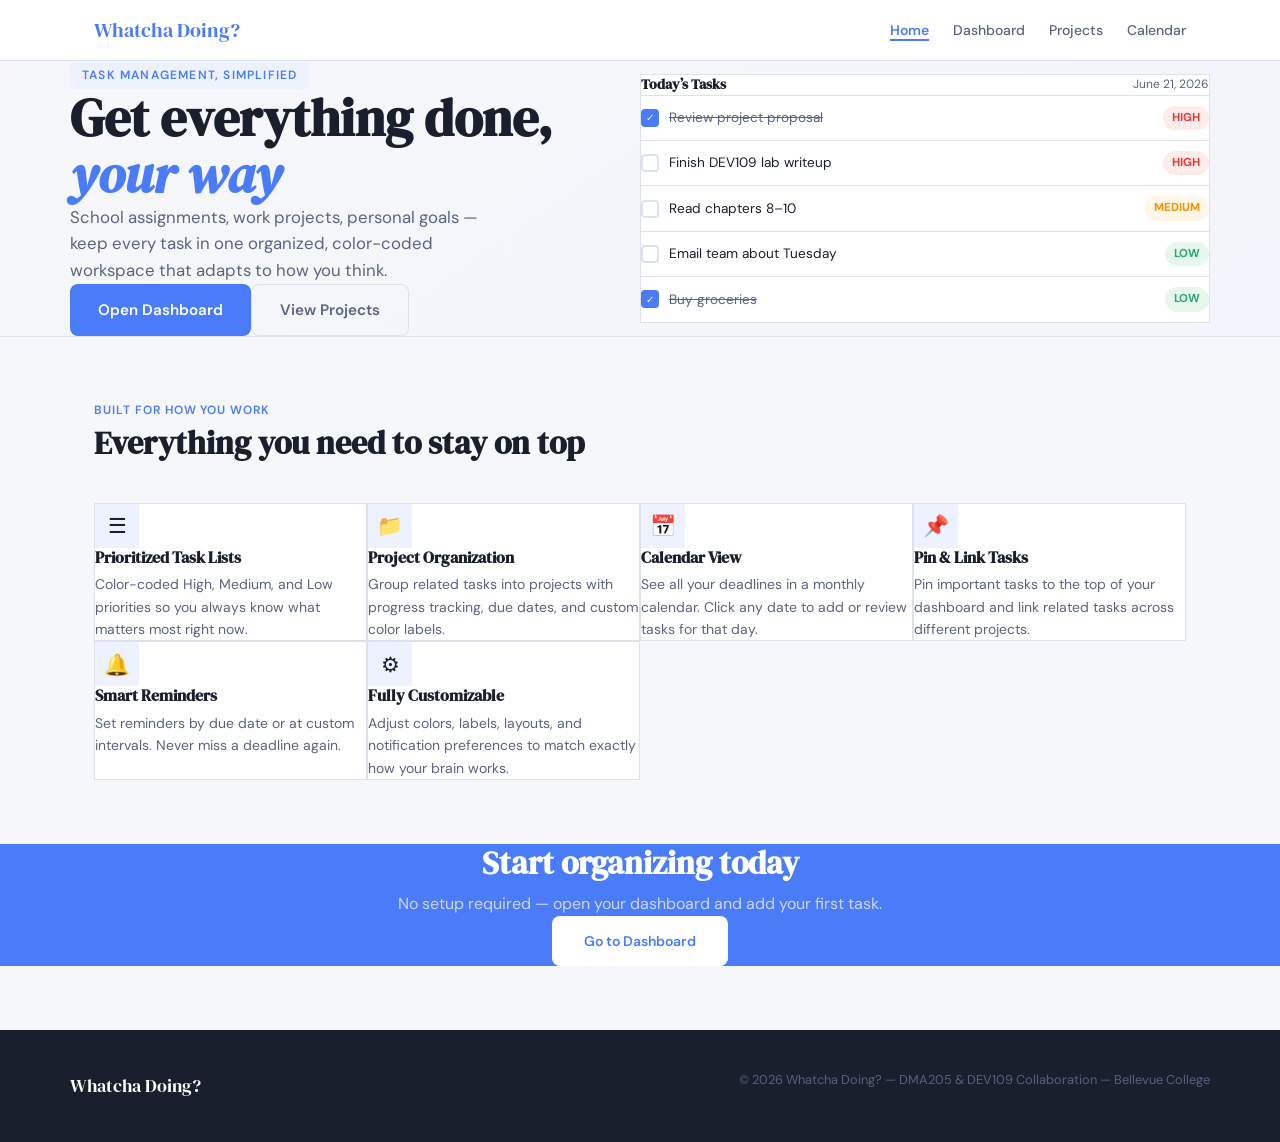
<file: index.html>
<!DOCTYPE html>
<html lang="en">
<head>
  <meta charset="UTF-8">
  <meta name="viewport" content="width=device-width, initial-scale=1.0">
  <meta http-equiv="X-UA-Compatible" content="IE=edge">
  <meta name="description" content="Whatcha Doing? — a customizable task and project management app for students and professionals.">
  <meta name="keywords" content="task manager, project tracking, productivity, to-do, Whatcha Doing">
  <meta name="author" content="Meron Woldekiros | DEV109 Team 2">
  <meta name="robots" content="index, follow">
  <meta property="og:title" content="Whatcha Doing?">
  <meta property="og:description" content="Stay on top of school, work, and personal projects with a fully customizable task manager.">
  <meta property="og:type" content="website">
  <title>Whatcha Doing?</title>
  <link rel="preconnect" href="https://fonts.googleapis.com">
  <link rel="preconnect" href="https://fonts.gstatic.com" crossorigin>
  <link rel="stylesheet" href="css/styles.css">
  <style>
    /* Home page specific */
    .hero {
      padding: var(--space-xl) var(--space-md);
      background: linear-gradient(145deg, hsl(220 18% 97%) 0%, hsl(228 60% 97%) 100%);
      border-bottom: 1px solid var(--color-border);
    }

    .hero-inner {
      max-width: 1140px;
      margin: 0 auto;
      display: grid;
      grid-template-columns: 1fr 1fr;
      gap: var(--space-xl);
      align-items: center;
    }

    .hero-eyebrow {
      display: inline-block;
      background: var(--color-accent-light);
      color: var(--color-accent);
      font-size: 0.75rem;
      font-weight: 600;
      text-transform: uppercase;
      letter-spacing: 0.1em;
      padding: 4px 12px;
      border-radius: var(--radius-pill);
      margin-bottom: var(--space-sm);
    }

    .hero-title {
      font-size: clamp(2rem, 4.5vw, 3.25rem);
      margin-bottom: var(--space-sm);
      line-height: 1.1;
    }

    .hero-title em {
      font-style: italic;
      color: var(--color-accent);
    }

    .hero-subtitle {
      color: var(--color-text-muted);
      font-size: 1.05rem;
      margin-bottom: var(--space-lg);
      max-width: 440px;
    }

    .hero-actions {
      display: flex;
      gap: var(--space-sm);
      flex-wrap: wrap;
    }

    .btn-hero { padding: 0.8rem 1.75rem; font-size: 0.95rem; }

    /* Mock dashboard preview */
    .dashboard-preview {
      background: var(--color-surface);
      border: 1px solid var(--color-border);
      border-radius: var(--radius-lg);
      padding: var(--space-md);
      box-shadow: var(--shadow-lg);
    }

    .preview-header {
      display: flex;
      align-items: center;
      justify-content: space-between;
      margin-bottom: var(--space-md);
      padding-bottom: var(--space-sm);
      border-bottom: 1px solid var(--color-border);
    }

    .preview-header h3 {
      font-size: 0.9rem;
      font-weight: 600;
    }

    .preview-date {
      font-size: 0.75rem;
      color: var(--color-text-muted);
    }

    .preview-task {
      display: flex;
      align-items: center;
      gap: 10px;
      padding: 10px 0;
      border-bottom: 1px solid var(--color-border);
    }

    .preview-task:last-child { border-bottom: none; }

    .preview-check {
      width: 18px;
      height: 18px;
      border-radius: 4px;
      border: 2px solid var(--color-border);
      flex-shrink: 0;
    }

    .preview-check.done {
      background: var(--color-accent);
      border-color: var(--color-accent);
      display: flex;
      align-items: center;
      justify-content: center;
      color: white;
      font-size: 0.6rem;
    }

    .preview-task-text {
      flex: 1;
      font-size: 0.85rem;
    }

    .preview-task-text.done-text {
      text-decoration: line-through;
      color: var(--color-text-muted);
    }

    /* Feature grid */
    .feature-grid {
      display: grid;
      grid-template-columns: repeat(auto-fit, minmax(220px, 1fr));
      gap: var(--space-md);
    }

    .feature-card {
      background: var(--color-surface);
      border: 1px solid var(--color-border);
      border-radius: var(--radius-lg);
      padding: var(--space-md);
      transition: box-shadow 0.2s;
    }

    .feature-card:hover {
      box-shadow: var(--shadow-md);
    }

    .feature-icon {
      width: 44px;
      height: 44px;
      background: var(--color-accent-light);
      border-radius: var(--radius-md);
      display: flex;
      align-items: center;
      justify-content: center;
      font-size: 1.3rem;
      margin-bottom: var(--space-sm);
    }

    .feature-card h3 {
      font-size: 1rem;
      margin-bottom: 0.4rem;
    }

    .feature-card p {
      font-size: 0.875rem;
      color: var(--color-text-muted);
      margin: 0;
    }

    .cta-strip {
      background: var(--color-accent);
      padding: var(--space-xl) var(--space-md);
      text-align: center;
    }

    .cta-strip h2 {
      color: hsl(0 0% 100%);
      margin-bottom: 0.5rem;
    }

    .cta-strip p {
      color: hsl(228 60% 88%);
      margin-bottom: var(--space-md);
    }

    .btn-cta {
      background: hsl(0 0% 100%);
      color: var(--color-accent);
      padding: 0.85rem 2rem;
    }

    .btn-cta:hover {
      background: hsl(228 60% 97%);
      transform: translateY(-1px);
      box-shadow: 0 4px 12px hsl(0 0% 0% / 0.2);
    }

    @media (max-width: 768px) {
      .hero-inner { grid-template-columns: 1fr; }
      .dashboard-preview { display: none; }
    }
  </style>
</head>
<body>
  <header class="site-header">
    <nav class="nav">
      <a href="index.html" class="nav-logo">Whatcha Doing?</a>
      <ul class="nav-links">
        <li><a href="index.html" class="active">Home</a></li>
        <li><a href="html/dashboard.html">Dashboard</a></li>
        <li><a href="html/projects.html">Projects</a></li>
        <li><a href="html/calendar.html">Calendar</a></li>
      </ul>
    </nav>
  </header>

  <main>
    <!-- Hero -->
    <section class="hero">
      <div class="hero-inner">
        <div class="hero-copy">
          <span class="hero-eyebrow">Task Management, Simplified</span>
          <h1 class="hero-title">
            Get everything done,<br>
            <em>your way</em>
          </h1>
          <p class="hero-subtitle">
            School assignments, work projects, personal goals &mdash; keep every task
            in one organized, color-coded workspace that adapts to how you think.
          </p>
          <div class="hero-actions">
            <a href="html/dashboard.html" class="btn btn-primary btn-hero">Open Dashboard</a>
            <a href="html/projects.html" class="btn btn-ghost btn-hero">View Projects</a>
          </div>
        </div>

        <!-- Preview card -->
        <div class="dashboard-preview" aria-hidden="true">
          <div class="preview-header">
            <h3>Today&rsquo;s Tasks</h3>
            <span class="preview-date">June 21, 2026</span>
          </div>
          <div class="preview-task">
            <div class="preview-check done" aria-hidden="true">&#10003;</div>
            <span class="preview-task-text done-text">Review project proposal</span>
            <span class="priority priority-high">High</span>
          </div>
          <div class="preview-task">
            <div class="preview-check" aria-hidden="true"></div>
            <span class="preview-task-text">Finish DEV109 lab writeup</span>
            <span class="priority priority-high">High</span>
          </div>
          <div class="preview-task">
            <div class="preview-check" aria-hidden="true"></div>
            <span class="preview-task-text">Read chapters 8&ndash;10</span>
            <span class="priority priority-medium">Medium</span>
          </div>
          <div class="preview-task">
            <div class="preview-check" aria-hidden="true"></div>
            <span class="preview-task-text">Email team about Tuesday</span>
            <span class="priority priority-low">Low</span>
          </div>
          <div class="preview-task">
            <div class="preview-check done" aria-hidden="true">&#10003;</div>
            <span class="preview-task-text done-text">Buy groceries</span>
            <span class="priority priority-low">Low</span>
          </div>
        </div>
      </div>
    </section>

    <!-- Features -->
    <section class="section">
      <div class="container">
        <div class="section-header">
          <div>
            <p class="section-label">Built for how you work</p>
            <h2>Everything you need to stay on top</h2>
          </div>
        </div>
        <div class="feature-grid">
          <div class="feature-card">
            <div class="feature-icon" aria-hidden="true">&#9776;</div>
            <h3>Prioritized Task Lists</h3>
            <p>
              Color-coded High, Medium, and Low priorities so you always know
              what matters most right now.
            </p>
          </div>
          <div class="feature-card">
            <div class="feature-icon" aria-hidden="true">&#128193;</div>
            <h3>Project Organization</h3>
            <p>
              Group related tasks into projects with progress tracking, due dates,
              and custom color labels.
            </p>
          </div>
          <div class="feature-card">
            <div class="feature-icon" aria-hidden="true">&#128197;</div>
            <h3>Calendar View</h3>
            <p>
              See all your deadlines in a monthly calendar. Click any date to
              add or review tasks for that day.
            </p>
          </div>
          <div class="feature-card">
            <div class="feature-icon" aria-hidden="true">&#128204;</div>
            <h3>Pin &amp; Link Tasks</h3>
            <p>
              Pin important tasks to the top of your dashboard and link
              related tasks across different projects.
            </p>
          </div>
          <div class="feature-card">
            <div class="feature-icon" aria-hidden="true">&#128276;</div>
            <h3>Smart Reminders</h3>
            <p>
              Set reminders by due date or at custom intervals. Never miss
              a deadline again.
            </p>
          </div>
          <div class="feature-card">
            <div class="feature-icon" aria-hidden="true">&#9881;</div>
            <h3>Fully Customizable</h3>
            <p>
              Adjust colors, labels, layouts, and notification preferences to
              match exactly how your brain works.
            </p>
          </div>
        </div>
      </div>
    </section>

    <!-- CTA -->
    <section class="cta-strip">
      <h2>Start organizing today</h2>
      <p>No setup required &mdash; open your dashboard and add your first task.</p>
      <a href="html/dashboard.html" class="btn btn-cta">Go to Dashboard</a>
    </section>
  </main>

  <footer class="site-footer">
    <div class="footer-inner">
      <span class="footer-brand">Whatcha Doing?</span>
      <p class="footer-note">&copy; 2026 Whatcha Doing? &mdash; DMA205 &amp; DEV109 Collaboration &mdash; Bellevue College</p>
    </div>
  </footer>
</body>
</html>
</file>
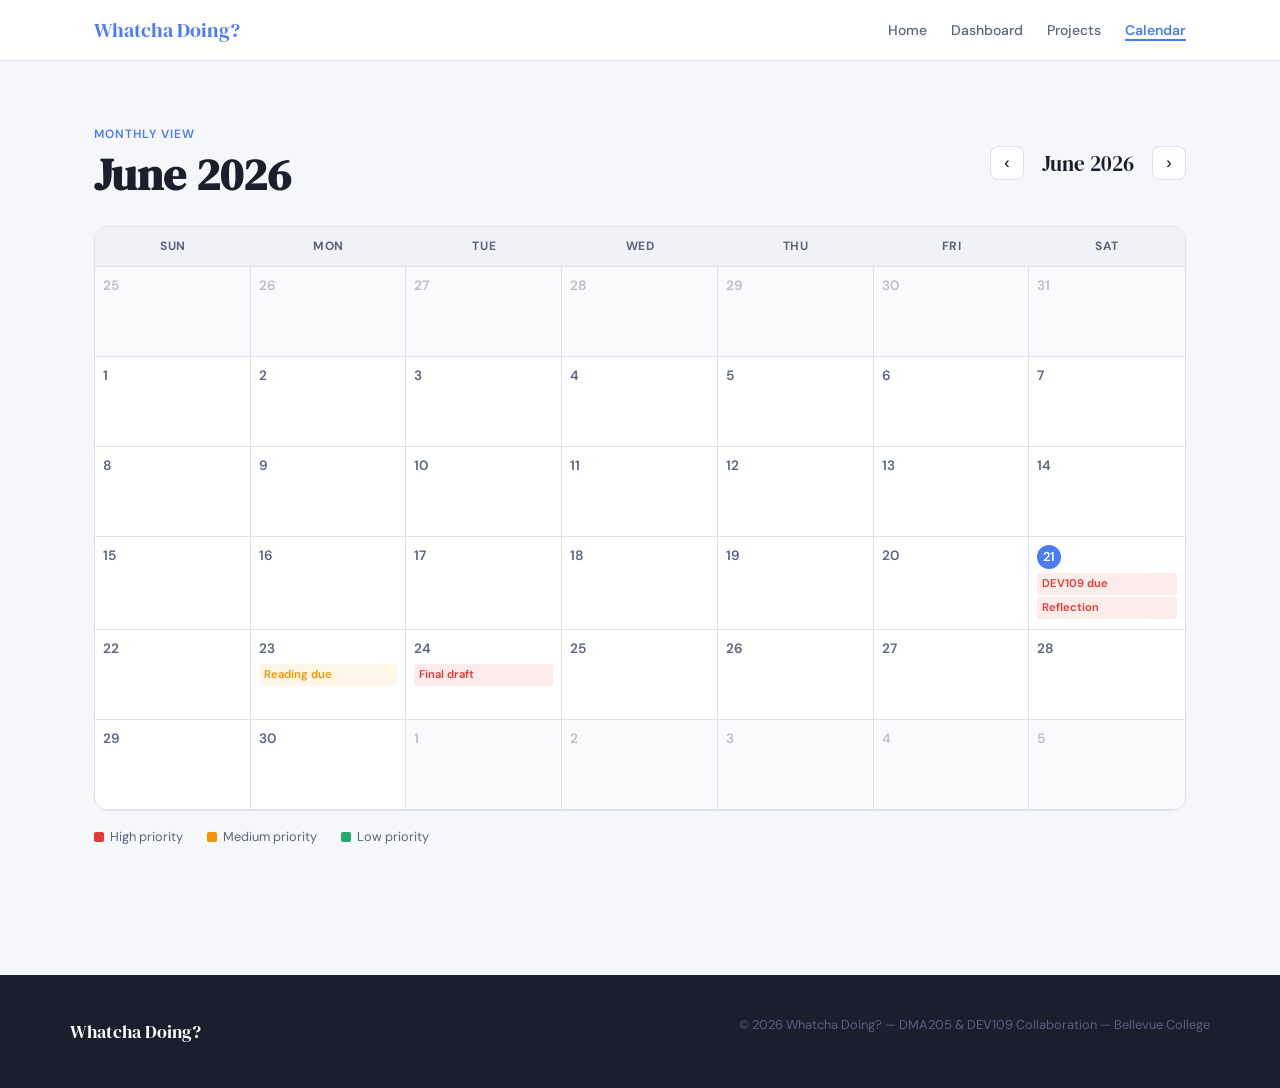
<file: html/calendar.html>
<!DOCTYPE html>
<html lang="en">
<head>
  <meta charset="UTF-8">
  <meta name="viewport" content="width=device-width, initial-scale=1.0">
  <meta http-equiv="X-UA-Compatible" content="IE=edge">
  <meta name="description" content="Whatcha Doing? calendar view — see all your tasks and deadlines in a monthly calendar.">
  <meta name="keywords" content="calendar, deadlines, task schedule, monthly view">
  <meta name="author" content="Meron Woldekiros | DEV109 Team 2">
  <meta name="robots" content="noindex, follow">
  <meta property="og:title" content="Calendar | Whatcha Doing?">
  <meta property="og:description" content="Monthly calendar view of all your tasks and deadlines.">
  <meta property="og:type" content="website">
  <title>Calendar | Whatcha Doing?</title>
  <link rel="preconnect" href="https://fonts.googleapis.com">
  <link rel="preconnect" href="https://fonts.gstatic.com" crossorigin>
  <link rel="stylesheet" href="../css/styles.css">
  <style>
    .calendar-header {
      display: flex;
      align-items: center;
      justify-content: space-between;
      margin-bottom: 1.5rem;
      flex-wrap: wrap;
      gap: 1rem;
    }
    .cal-nav { display: flex; gap: 8px; align-items: center; }
    .cal-nav button {
      width: 34px;
      height: 34px;
      border: 1px solid var(--color-border);
      border-radius: 8px;
      background: var(--color-surface);
      cursor: pointer;
      font-size: 1rem;
      display: flex;
      align-items: center;
      justify-content: center;
      transition: all 0.15s;
    }
    .cal-nav button:hover { background: var(--color-accent); color: white; border-color: var(--color-accent); }
    .cal-nav button:focus-visible { outline: 2px solid var(--color-accent); outline-offset: 2px; }
    .cal-nav .month-label { font-family: var(--font-display); font-size: 1.3rem; font-weight: 400; padding: 0 10px; }
    .calendar-grid {
      display: grid;
      grid-template-columns: repeat(7, 1fr);
      border: 1px solid var(--color-border);
      border-radius: 14px;
      overflow: hidden;
      background: var(--color-surface);
    }
    .cal-day-header {
      padding: 10px 0;
      text-align: center;
      font-size: 0.75rem;
      font-weight: 700;
      text-transform: uppercase;
      letter-spacing: 0.05em;
      color: var(--color-text-muted);
      border-bottom: 1px solid var(--color-border);
      background: var(--color-surface-raised);
    }
    .cal-day {
      min-height: 90px;
      padding: 8px;
      border-right: 1px solid var(--color-border);
      border-bottom: 1px solid var(--color-border);
      vertical-align: top;
      cursor: pointer;
      transition: background 0.1s;
    }
    .cal-day:hover { background: var(--color-accent-light); }
    .cal-day:nth-child(7n) { border-right: none; }
    .cal-day-num {
      font-size: 0.85rem;
      font-weight: 600;
      color: var(--color-text-muted);
      margin-bottom: 4px;
    }
    .cal-day.today .cal-day-num {
      background: var(--color-accent);
      color: white;
      width: 24px;
      height: 24px;
      border-radius: 50%;
      display: flex;
      align-items: center;
      justify-content: center;
      font-size: 0.8rem;
    }
    .cal-day.other-month { background: hsl(220 18% 98%); }
    .cal-day.other-month .cal-day-num { color: hsl(220 10% 75%); }
    .cal-event {
      font-size: 0.7rem;
      padding: 2px 5px;
      border-radius: 3px;
      margin-bottom: 2px;
      font-weight: 600;
      white-space: nowrap;
      overflow: hidden;
      text-overflow: ellipsis;
    }
    .event-high { background: var(--color-high-bg); color: var(--color-high); }
    .event-medium { background: var(--color-medium-bg); color: var(--color-medium); }
    .event-low { background: var(--color-low-bg); color: var(--color-low); }
    .calendar-legend {
      display: flex;
      gap: 1.5rem;
      margin-top: 1rem;
      flex-wrap: wrap;
    }
    .legend-item {
      display: flex;
      align-items: center;
      gap: 6px;
      font-size: 0.8rem;
      color: var(--color-text-muted);
    }
    .legend-dot {
      width: 10px;
      height: 10px;
      border-radius: 2px;
    }
  </style>
</head>
<body>
  <header class="site-header">
    <nav class="nav">
      <a href="../index.html" class="nav-logo">Whatcha Doing?</a>
      <ul class="nav-links">
        <li><a href="../index.html">Home</a></li>
        <li><a href="dashboard.html">Dashboard</a></li>
        <li><a href="projects.html">Projects</a></li>
        <li><a href="calendar.html" class="active">Calendar</a></li>
      </ul>
    </nav>
  </header>

  <main>
    <section class="section">
      <div class="container">
        <div class="calendar-header">
          <div>
            <p class="section-label">Monthly View</p>
            <h1>June 2026</h1>
          </div>
          <div class="cal-nav">
            <button type="button" aria-label="Previous month">&#8249;</button>
            <span class="month-label">June 2026</span>
            <button type="button" aria-label="Next month">&#8250;</button>
          </div>
        </div>

        <!-- Calendar grid -->
        <div class="calendar-grid" aria-label="June 2026 calendar">
          <div class="cal-day-header">Sun</div>
          <div class="cal-day-header">Mon</div>
          <div class="cal-day-header">Tue</div>
          <div class="cal-day-header">Wed</div>
          <div class="cal-day-header">Thu</div>
          <div class="cal-day-header">Fri</div>
          <div class="cal-day-header">Sat</div>

          <!-- Week 1: June 1-7 -->
          <div class="cal-day other-month" aria-label="May 25">
            <div class="cal-day-num">25</div>
          </div>
          <div class="cal-day other-month" aria-label="May 26">
            <div class="cal-day-num">26</div>
          </div>
          <div class="cal-day other-month" aria-label="May 27">
            <div class="cal-day-num">27</div>
          </div>
          <div class="cal-day other-month" aria-label="May 28">
            <div class="cal-day-num">28</div>
          </div>
          <div class="cal-day other-month" aria-label="May 29">
            <div class="cal-day-num">29</div>
          </div>
          <div class="cal-day other-month" aria-label="May 30">
            <div class="cal-day-num">30</div>
          </div>
          <div class="cal-day other-month" aria-label="May 31">
            <div class="cal-day-num">31</div>
          </div>

          <!-- Week 2: Jun 1-7 -->
          <div class="cal-day" aria-label="June 1">
            <div class="cal-day-num">1</div>
          </div>
          <div class="cal-day" aria-label="June 2">
            <div class="cal-day-num">2</div>
          </div>
          <div class="cal-day" aria-label="June 3">
            <div class="cal-day-num">3</div>
          </div>
          <div class="cal-day" aria-label="June 4">
            <div class="cal-day-num">4</div>
          </div>
          <div class="cal-day" aria-label="June 5">
            <div class="cal-day-num">5</div>
          </div>
          <div class="cal-day" aria-label="June 6">
            <div class="cal-day-num">6</div>
          </div>
          <div class="cal-day" aria-label="June 7">
            <div class="cal-day-num">7</div>
          </div>

          <!-- Week 3: Jun 8-14 -->
          <div class="cal-day" aria-label="June 8">
            <div class="cal-day-num">8</div>
          </div>
          <div class="cal-day" aria-label="June 9">
            <div class="cal-day-num">9</div>
          </div>
          <div class="cal-day" aria-label="June 10">
            <div class="cal-day-num">10</div>
          </div>
          <div class="cal-day" aria-label="June 11">
            <div class="cal-day-num">11</div>
          </div>
          <div class="cal-day" aria-label="June 12">
            <div class="cal-day-num">12</div>
          </div>
          <div class="cal-day" aria-label="June 13">
            <div class="cal-day-num">13</div>
          </div>
          <div class="cal-day" aria-label="June 14">
            <div class="cal-day-num">14</div>
          </div>

          <!-- Week 4: Jun 15-21 -->
          <div class="cal-day" aria-label="June 15">
            <div class="cal-day-num">15</div>
          </div>
          <div class="cal-day" aria-label="June 16">
            <div class="cal-day-num">16</div>
          </div>
          <div class="cal-day" aria-label="June 17">
            <div class="cal-day-num">17</div>
          </div>
          <div class="cal-day" aria-label="June 18">
            <div class="cal-day-num">18</div>
          </div>
          <div class="cal-day" aria-label="June 19">
            <div class="cal-day-num">19</div>
          </div>
          <div class="cal-day" aria-label="June 20">
            <div class="cal-day-num">20</div>
          </div>
          <div class="cal-day today" aria-label="June 21, today">
            <div class="cal-day-num">21</div>
            <div class="cal-event event-high">DEV109 due</div>
            <div class="cal-event event-high">Reflection</div>
          </div>

          <!-- Week 5: Jun 22-28 -->
          <div class="cal-day" aria-label="June 22">
            <div class="cal-day-num">22</div>
          </div>
          <div class="cal-day" aria-label="June 23">
            <div class="cal-day-num">23</div>
            <div class="cal-event event-medium">Reading due</div>
          </div>
          <div class="cal-day" aria-label="June 24">
            <div class="cal-day-num">24</div>
            <div class="cal-event event-high">Final draft</div>
          </div>
          <div class="cal-day" aria-label="June 25">
            <div class="cal-day-num">25</div>
          </div>
          <div class="cal-day" aria-label="June 26">
            <div class="cal-day-num">26</div>
          </div>
          <div class="cal-day" aria-label="June 27">
            <div class="cal-day-num">27</div>
          </div>
          <div class="cal-day" aria-label="June 28">
            <div class="cal-day-num">28</div>
          </div>

          <!-- Week 6: Jun 29-30 + July overflow -->
          <div class="cal-day" aria-label="June 29">
            <div class="cal-day-num">29</div>
          </div>
          <div class="cal-day" aria-label="June 30">
            <div class="cal-day-num">30</div>
          </div>
          <div class="cal-day other-month" aria-label="July 1">
            <div class="cal-day-num">1</div>
          </div>
          <div class="cal-day other-month" aria-label="July 2">
            <div class="cal-day-num">2</div>
          </div>
          <div class="cal-day other-month" aria-label="July 3">
            <div class="cal-day-num">3</div>
          </div>
          <div class="cal-day other-month" aria-label="July 4">
            <div class="cal-day-num">4</div>
          </div>
          <div class="cal-day other-month" aria-label="July 5">
            <div class="cal-day-num">5</div>
          </div>
        </div>

        <div class="calendar-legend" aria-label="Event color legend">
          <div class="legend-item">
            <div class="legend-dot" style="background: var(--color-high);" aria-hidden="true"></div>
            <span>High priority</span>
          </div>
          <div class="legend-item">
            <div class="legend-dot" style="background: var(--color-medium);" aria-hidden="true"></div>
            <span>Medium priority</span>
          </div>
          <div class="legend-item">
            <div class="legend-dot" style="background: var(--color-low);" aria-hidden="true"></div>
            <span>Low priority</span>
          </div>
        </div>

      </div>
    </section>
  </main>

  <footer class="site-footer">
    <div class="footer-inner">
      <span class="footer-brand">Whatcha Doing?</span>
      <p class="footer-note">&copy; 2026 Whatcha Doing? &mdash; DMA205 &amp; DEV109 Collaboration &mdash; Bellevue College</p>
    </div>
  </footer>
</body>
</html>
</file>
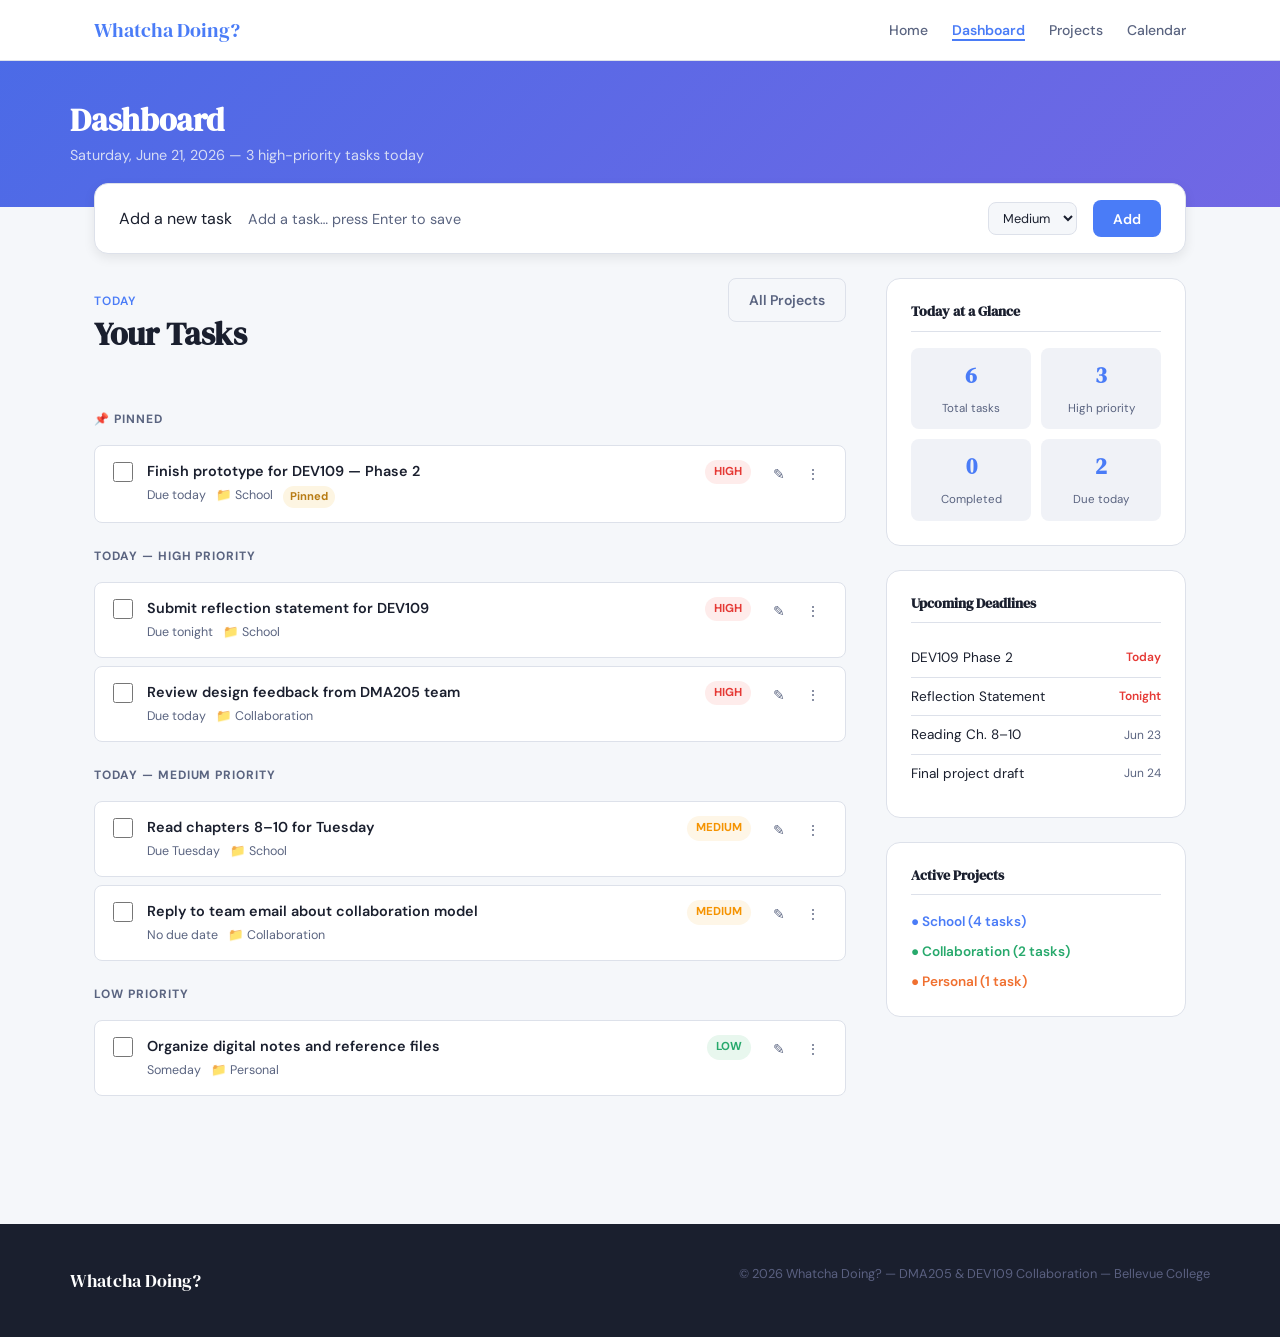
<file: html/dashboard.html>
<!DOCTYPE html>
<html lang="en">
<head>
  <meta charset="UTF-8">
  <meta name="viewport" content="width=device-width, initial-scale=1.0">
  <meta http-equiv="X-UA-Compatible" content="IE=edge">
  <meta name="description" content="Whatcha Doing? dashboard — your pinned tasks, today's priorities, and upcoming deadlines at a glance.">
  <meta name="keywords" content="dashboard, tasks, priorities, deadlines, productivity">
  <meta name="author" content="Meron Woldekiros | DEV109 Team 2">
  <meta name="robots" content="noindex, follow">
  <meta property="og:title" content="Dashboard | Whatcha Doing?">
  <meta property="og:description" content="Your task dashboard with pinned items and priority overview.">
  <meta property="og:type" content="website">
  <title>Dashboard | Whatcha Doing?</title>
  <link rel="preconnect" href="https://fonts.googleapis.com">
  <link rel="preconnect" href="https://fonts.gstatic.com" crossorigin>
  <link rel="stylesheet" href="../css/styles.css">
  <style>
    .dashboard-layout {
      display: grid;
      grid-template-columns: 1fr 300px;
      gap: 2.5rem;
      align-items: start;
    }
    .page-banner {
      background: linear-gradient(135deg, hsl(228 76% 60%) 0%, hsl(245 70% 65%) 100%);
      padding: 2.5rem 1.5rem;
      color: hsl(0 0% 100%);
    }
    .page-banner-inner { max-width: 1140px; margin: 0 auto; }
    .page-banner h1 { color: hsl(0 0% 100%); font-size: clamp(1.5rem, 3vw, 2rem); margin-bottom: 0.3rem; }
    .page-banner p { color: hsl(228 60% 90%); font-size: 0.9rem; margin: 0; }
    .quick-add-form {
      max-width: 1140px;
      margin: 0 auto;
      padding: 0 1.5rem;
      transform: translateY(-24px);
    }
    .quick-add {
      background: var(--color-surface);
      border: 1px solid var(--color-border);
      border-radius: 14px;
      padding: 1rem 1.5rem;
      display: flex;
      align-items: center;
      gap: 1rem;
      box-shadow: 0 4px 12px rgba(0,0,0,0.08);
    }
    .quick-add-input {
      flex: 1;
      border: none;
      outline: none;
      font-family: var(--font-body);
      font-size: 0.9rem;
      color: var(--color-text);
      background: transparent;
    }
    .quick-add-input::placeholder { color: var(--color-text-muted); }
    .quick-add-select {
      border: 1px solid var(--color-border);
      border-radius: 8px;
      padding: 6px 10px;
      font-family: var(--font-body);
      font-size: 0.8rem;
      color: var(--color-text);
      background: var(--color-bg);
      cursor: pointer;
    }
    .task-list { display: flex; flex-direction: column; gap: 8px; }
    .task-divider {
      font-size: 0.75rem;
      font-weight: 700;
      text-transform: uppercase;
      letter-spacing: 0.08em;
      color: var(--color-text-muted);
      padding: 4px 0;
      margin: 12px 0 4px;
    }
    .pinned-badge {
      font-size: 0.7rem;
      padding: 2px 7px;
      background: hsl(42 90% 94%);
      color: hsl(38 80% 40%);
      border-radius: 999px;
      font-weight: 700;
    }
    .sidebar-card {
      background: var(--color-surface);
      border: 1px solid var(--color-border);
      border-radius: 14px;
      padding: 1.5rem;
      margin-bottom: 1.5rem;
    }
    .sidebar-card h3 {
      font-size: 0.9rem;
      font-weight: 700;
      margin-bottom: 1rem;
      padding-bottom: 10px;
      border-bottom: 1px solid var(--color-border);
    }
    .deadline-item {
      display: flex;
      justify-content: space-between;
      align-items: center;
      padding: 8px 0;
      border-bottom: 1px solid var(--color-border);
      font-size: 0.85rem;
    }
    .deadline-item:last-child { border-bottom: none; }
    .deadline-date {
      font-size: 0.75rem;
      color: var(--color-text-muted);
    }
    .deadline-date.soon { color: var(--color-high); font-weight: 600; }
    .stats-grid { display: grid; grid-template-columns: 1fr 1fr; gap: 10px; }
    .stat-chip {
      background: var(--color-surface-raised);
      border-radius: 8px;
      padding: 10px;
      text-align: center;
    }
    .stat-chip strong { display: block; font-family: var(--font-display); font-size: 1.4rem; color: var(--color-accent); }
    .stat-chip span { font-size: 0.72rem; color: var(--color-text-muted); }
    @media (max-width: 900px) {
      .dashboard-layout { grid-template-columns: 1fr; }
    }
  </style>
</head>
<body>
  <header class="site-header">
    <nav class="nav">
      <a href="../index.html" class="nav-logo">Whatcha Doing?</a>
      <ul class="nav-links">
        <li><a href="../index.html">Home</a></li>
        <li><a href="dashboard.html" class="active">Dashboard</a></li>
        <li><a href="projects.html">Projects</a></li>
        <li><a href="calendar.html">Calendar</a></li>
      </ul>
    </nav>
  </header>

  <main>
    <div class="page-banner">
      <div class="page-banner-inner">
        <h1>Dashboard</h1>
        <p>Saturday, June 21, 2026 &mdash; 3 high-priority tasks today</p>
      </div>
    </div>

    <!-- Quick add -->
    <div class="quick-add-form">
      <form class="quick-add" action="#" method="post">
        <label for="quick-task" class="sr-only">Add a new task</label>
        <input
          type="text"
          id="quick-task"
          class="quick-add-input"
          placeholder="Add a task&hellip; press Enter to save"
          aria-label="New task title"
        >
        <select class="quick-add-select" aria-label="Priority level">
          <option value="high">High</option>
          <option value="medium" selected>Medium</option>
          <option value="low">Low</option>
        </select>
        <button type="submit" class="btn btn-primary">Add</button>
      </form>
    </div>

    <section class="section" style="padding-top: 0;">
      <div class="container">
        <div class="dashboard-layout">

          <!-- Main task list -->
          <div>
            <div class="section-header">
              <div>
                <p class="section-label">Today</p>
                <h2>Your Tasks</h2>
              </div>
              <a href="projects.html" class="btn btn-ghost">All Projects</a>
            </div>

            <div class="task-list">
              <p class="task-divider">&#128204; Pinned</p>

              <div class="task-card">
                <input type="checkbox" class="task-checkbox" aria-label="Mark complete: Finish prototype for DEV109">
                <div class="task-content">
                  <p class="task-title">Finish prototype for DEV109 &mdash; Phase 2</p>
                  <div class="task-meta">
                    <span>Due today</span>
                    <span>&#128193; School</span>
                    <span class="pinned-badge">Pinned</span>
                  </div>
                </div>
                <span class="priority priority-high">High</span>
                <div class="task-actions">
                  <button type="button" aria-label="Edit task">&#9998;</button>
                  <button type="button" aria-label="More options">&#8942;</button>
                </div>
              </div>

              <p class="task-divider">Today &mdash; High Priority</p>

              <div class="task-card">
                <input type="checkbox" class="task-checkbox" aria-label="Mark complete: Submit reflection statement">
                <div class="task-content">
                  <p class="task-title">Submit reflection statement for DEV109</p>
                  <div class="task-meta">
                    <span>Due tonight</span>
                    <span>&#128193; School</span>
                  </div>
                </div>
                <span class="priority priority-high">High</span>
                <div class="task-actions">
                  <button type="button" aria-label="Edit task">&#9998;</button>
                  <button type="button" aria-label="More options">&#8942;</button>
                </div>
              </div>

              <div class="task-card">
                <input type="checkbox" class="task-checkbox" aria-label="Mark complete: Review design feedback from DMA team">
                <div class="task-content">
                  <p class="task-title">Review design feedback from DMA205 team</p>
                  <div class="task-meta">
                    <span>Due today</span>
                    <span>&#128193; Collaboration</span>
                  </div>
                </div>
                <span class="priority priority-high">High</span>
                <div class="task-actions">
                  <button type="button" aria-label="Edit task">&#9998;</button>
                  <button type="button" aria-label="More options">&#8942;</button>
                </div>
              </div>

              <p class="task-divider">Today &mdash; Medium Priority</p>

              <div class="task-card">
                <input type="checkbox" class="task-checkbox" aria-label="Mark complete: Read chapters 8 through 10">
                <div class="task-content">
                  <p class="task-title">Read chapters 8&ndash;10 for Tuesday</p>
                  <div class="task-meta">
                    <span>Due Tuesday</span>
                    <span>&#128193; School</span>
                  </div>
                </div>
                <span class="priority priority-medium">Medium</span>
                <div class="task-actions">
                  <button type="button" aria-label="Edit task">&#9998;</button>
                  <button type="button" aria-label="More options">&#8942;</button>
                </div>
              </div>

              <div class="task-card">
                <input type="checkbox" class="task-checkbox" aria-label="Mark complete: Reply to team email">
                <div class="task-content">
                  <p class="task-title">Reply to team email about collaboration model</p>
                  <div class="task-meta">
                    <span>No due date</span>
                    <span>&#128193; Collaboration</span>
                  </div>
                </div>
                <span class="priority priority-medium">Medium</span>
                <div class="task-actions">
                  <button type="button" aria-label="Edit task">&#9998;</button>
                  <button type="button" aria-label="More options">&#8942;</button>
                </div>
              </div>

              <p class="task-divider">Low Priority</p>

              <div class="task-card">
                <input type="checkbox" class="task-checkbox" aria-label="Mark complete: Organize notes">
                <div class="task-content">
                  <p class="task-title">Organize digital notes and reference files</p>
                  <div class="task-meta">
                    <span>Someday</span>
                    <span>&#128193; Personal</span>
                  </div>
                </div>
                <span class="priority priority-low">Low</span>
                <div class="task-actions">
                  <button type="button" aria-label="Edit task">&#9998;</button>
                  <button type="button" aria-label="More options">&#8942;</button>
                </div>
              </div>

            </div>
          </div>

          <!-- Sidebar -->
          <aside aria-label="Summary sidebar">
            <div class="sidebar-card">
              <h3>Today at a Glance</h3>
              <div class="stats-grid">
                <div class="stat-chip">
                  <strong>6</strong>
                  <span>Total tasks</span>
                </div>
                <div class="stat-chip">
                  <strong>3</strong>
                  <span>High priority</span>
                </div>
                <div class="stat-chip">
                  <strong>0</strong>
                  <span>Completed</span>
                </div>
                <div class="stat-chip">
                  <strong>2</strong>
                  <span>Due today</span>
                </div>
              </div>
            </div>

            <div class="sidebar-card">
              <h3>Upcoming Deadlines</h3>
              <div class="deadline-item">
                <span>DEV109 Phase 2</span>
                <span class="deadline-date soon">Today</span>
              </div>
              <div class="deadline-item">
                <span>Reflection Statement</span>
                <span class="deadline-date soon">Tonight</span>
              </div>
              <div class="deadline-item">
                <span>Reading Ch. 8&ndash;10</span>
                <span class="deadline-date">Jun 23</span>
              </div>
              <div class="deadline-item">
                <span>Final project draft</span>
                <span class="deadline-date">Jun 24</span>
              </div>
            </div>

            <div class="sidebar-card">
              <h3>Active Projects</h3>
              <div style="font-size: 0.85rem; display: flex; flex-direction: column; gap: 8px;">
                <a href="projects.html" style="color: var(--proj-blue); font-weight: 600;">&#9679; School (4 tasks)</a>
                <a href="projects.html" style="color: var(--proj-green); font-weight: 600;">&#9679; Collaboration (2 tasks)</a>
                <a href="projects.html" style="color: var(--proj-orange); font-weight: 600;">&#9679; Personal (1 task)</a>
              </div>
            </div>
          </aside>
        </div>
      </div>
    </section>
  </main>

  <footer class="site-footer">
    <div class="footer-inner">
      <span class="footer-brand">Whatcha Doing?</span>
      <p class="footer-note">&copy; 2026 Whatcha Doing? &mdash; DMA205 &amp; DEV109 Collaboration &mdash; Bellevue College</p>
    </div>
  </footer>
</body>
</html>
</file>
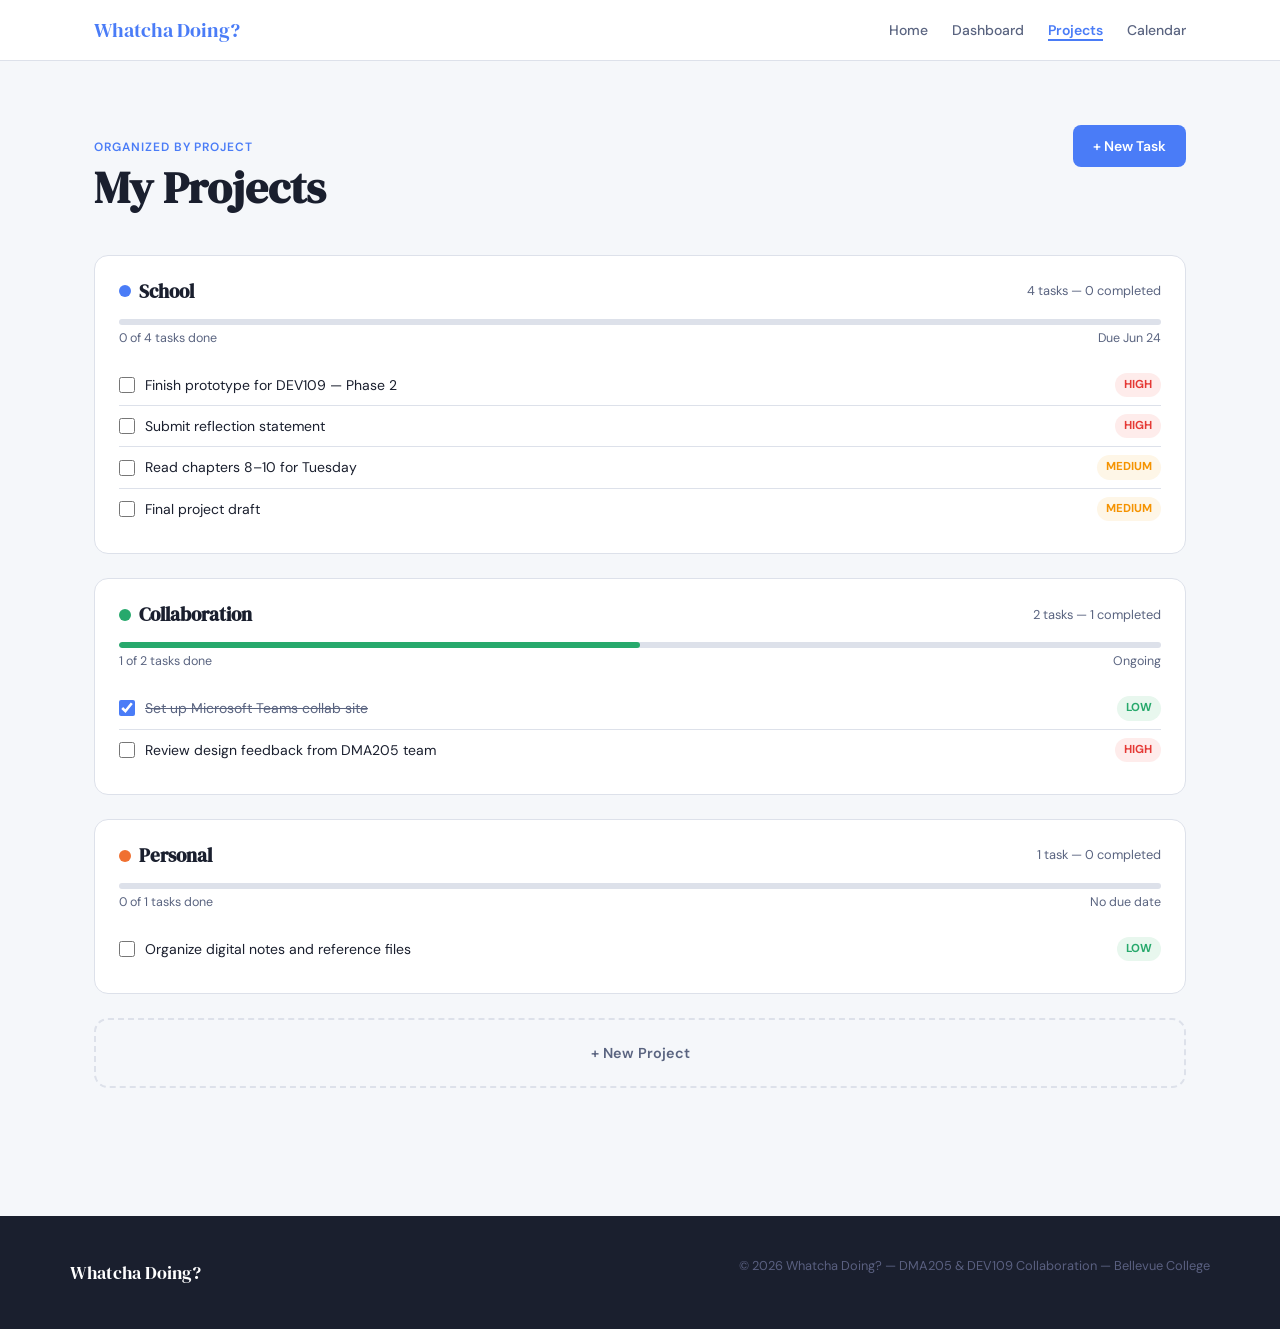
<file: html/projects.html>
<!DOCTYPE html>
<html lang="en">
<head>
  <meta charset="UTF-8">
  <meta name="viewport" content="width=device-width, initial-scale=1.0">
  <meta http-equiv="X-UA-Compatible" content="IE=edge">
  <meta name="description" content="Whatcha Doing? projects — organize your tasks into color-coded project groups.">
  <meta name="keywords" content="projects, organize tasks, productivity, Whatcha Doing">
  <meta name="author" content="Meron Woldekiros | DEV109 Team 2">
  <meta name="robots" content="noindex, follow">
  <meta property="og:title" content="Projects | Whatcha Doing?">
  <meta property="og:description" content="Organize your tasks into color-coded project groups.">
  <meta property="og:type" content="website">
  <title>Projects | Whatcha Doing?</title>
  <link rel="preconnect" href="https://fonts.googleapis.com">
  <link rel="preconnect" href="https://fonts.gstatic.com" crossorigin>
  <link rel="stylesheet" href="../css/styles.css">
  <style>
    .project-list { display: flex; flex-direction: column; gap: 1.5rem; }
    .project-item {
      background: var(--color-surface);
      border: 1px solid var(--color-border);
      border-radius: 14px;
      padding: 1.5rem;
    }
    .project-item-header {
      display: flex;
      align-items: center;
      justify-content: space-between;
      margin-bottom: 1rem;
      flex-wrap: wrap;
      gap: 8px;
    }
    .project-dot {
      width: 12px;
      height: 12px;
      border-radius: 50%;
      display: inline-block;
      margin-right: 8px;
      flex-shrink: 0;
    }
    .project-name {
      font-family: var(--font-display);
      font-size: 1.2rem;
      display: flex;
      align-items: center;
    }
    .task-count { font-size: 0.8rem; color: var(--color-text-muted); }
    .project-tasks { margin-top: 1rem; }
    .mini-task {
      display: flex;
      align-items: center;
      gap: 10px;
      padding: 8px 0;
      border-bottom: 1px solid var(--color-border);
      font-size: 0.875rem;
    }
    .mini-task:last-child { border-bottom: none; }
    .mini-check {
      width: 16px;
      height: 16px;
      border: 2px solid var(--color-border);
      border-radius: 3px;
      flex-shrink: 0;
      accent-color: var(--color-accent);
    }
    .new-project-btn {
      display: flex;
      align-items: center;
      justify-content: center;
      gap: 8px;
      padding: 1.5rem;
      border: 2px dashed var(--color-border);
      border-radius: 14px;
      color: var(--color-text-muted);
      font-size: 0.9rem;
      font-weight: 600;
      cursor: pointer;
      background: transparent;
      width: 100%;
      font-family: var(--font-body);
      transition: all 0.15s ease;
    }
    .new-project-btn:hover { border-color: var(--color-accent); color: var(--color-accent); }
    .new-project-btn:focus-visible { outline: 2px solid var(--color-accent); outline-offset: 2px; }
  </style>
</head>
<body>
  <header class="site-header">
    <nav class="nav">
      <a href="../index.html" class="nav-logo">Whatcha Doing?</a>
      <ul class="nav-links">
        <li><a href="../index.html">Home</a></li>
        <li><a href="dashboard.html">Dashboard</a></li>
        <li><a href="projects.html" class="active">Projects</a></li>
        <li><a href="calendar.html">Calendar</a></li>
      </ul>
    </nav>
  </header>

  <main>
    <section class="section">
      <div class="container">
        <div class="section-header">
          <div>
            <p class="section-label">Organized by project</p>
            <h1>My Projects</h1>
          </div>
          <a href="dashboard.html" class="btn btn-primary">+ New Task</a>
        </div>

        <div class="project-list">

          <!-- School project -->
          <div class="project-item">
            <div class="project-item-header">
              <h2 class="project-name">
                <span class="project-dot" style="background: var(--proj-blue);" aria-hidden="true"></span>
                School
              </h2>
              <span class="task-count">4 tasks &mdash; 0 completed</span>
            </div>
            <div class="progress-bar">
              <div class="progress-fill" style="width: 0%;" role="progressbar" aria-valuenow="0" aria-valuemin="0" aria-valuemax="100" aria-label="School project: 0% complete"></div>
            </div>
            <p class="progress-label">
              <span>0 of 4 tasks done</span>
              <span>Due Jun 24</span>
            </p>
            <div class="project-tasks">
              <div class="mini-task">
                <input type="checkbox" class="mini-check" aria-label="Finish prototype Phase 2">
                <span>Finish prototype for DEV109 &mdash; Phase 2</span>
                <span class="priority priority-high" style="margin-left: auto;">High</span>
              </div>
              <div class="mini-task">
                <input type="checkbox" class="mini-check" aria-label="Submit reflection statement">
                <span>Submit reflection statement</span>
                <span class="priority priority-high" style="margin-left: auto;">High</span>
              </div>
              <div class="mini-task">
                <input type="checkbox" class="mini-check" aria-label="Read chapters 8 through 10">
                <span>Read chapters 8&ndash;10 for Tuesday</span>
                <span class="priority priority-medium" style="margin-left: auto;">Medium</span>
              </div>
              <div class="mini-task">
                <input type="checkbox" class="mini-check" aria-label="Final project draft">
                <span>Final project draft</span>
                <span class="priority priority-medium" style="margin-left: auto;">Medium</span>
              </div>
            </div>
          </div>

          <!-- Collaboration project -->
          <div class="project-item">
            <div class="project-item-header">
              <h2 class="project-name">
                <span class="project-dot" style="background: var(--proj-green);" aria-hidden="true"></span>
                Collaboration
              </h2>
              <span class="task-count">2 tasks &mdash; 1 completed</span>
            </div>
            <div class="progress-bar">
              <div class="progress-fill" style="width: 50%; background: var(--proj-green);" role="progressbar" aria-valuenow="50" aria-valuemin="0" aria-valuemax="100" aria-label="Collaboration: 50% complete"></div>
            </div>
            <p class="progress-label">
              <span>1 of 2 tasks done</span>
              <span>Ongoing</span>
            </p>
            <div class="project-tasks">
              <div class="mini-task">
                <input type="checkbox" class="mini-check" checked aria-label="Set up Microsoft Teams completed">
                <span style="text-decoration: line-through; color: var(--color-text-muted);">Set up Microsoft Teams collab site</span>
                <span class="priority priority-low" style="margin-left: auto;">Low</span>
              </div>
              <div class="mini-task">
                <input type="checkbox" class="mini-check" aria-label="Review design feedback">
                <span>Review design feedback from DMA205 team</span>
                <span class="priority priority-high" style="margin-left: auto;">High</span>
              </div>
            </div>
          </div>

          <!-- Personal project -->
          <div class="project-item">
            <div class="project-item-header">
              <h2 class="project-name">
                <span class="project-dot" style="background: var(--proj-orange);" aria-hidden="true"></span>
                Personal
              </h2>
              <span class="task-count">1 task &mdash; 0 completed</span>
            </div>
            <div class="progress-bar">
              <div class="progress-fill" style="width: 0%; background: var(--proj-orange);" role="progressbar" aria-valuenow="0" aria-valuemin="0" aria-valuemax="100" aria-label="Personal: 0% complete"></div>
            </div>
            <p class="progress-label">
              <span>0 of 1 tasks done</span>
              <span>No due date</span>
            </p>
            <div class="project-tasks">
              <div class="mini-task">
                <input type="checkbox" class="mini-check" aria-label="Organize digital notes">
                <span>Organize digital notes and reference files</span>
                <span class="priority priority-low" style="margin-left: auto;">Low</span>
              </div>
            </div>
          </div>

          <!-- New project button -->
          <button type="button" class="new-project-btn" aria-label="Create a new project">
            + New Project
          </button>

        </div>
      </div>
    </section>
  </main>

  <footer class="site-footer">
    <div class="footer-inner">
      <span class="footer-brand">Whatcha Doing?</span>
      <p class="footer-note">&copy; 2026 Whatcha Doing? &mdash; DMA205 &amp; DEV109 Collaboration &mdash; Bellevue College</p>
    </div>
  </footer>
</body>
</html>
</file>
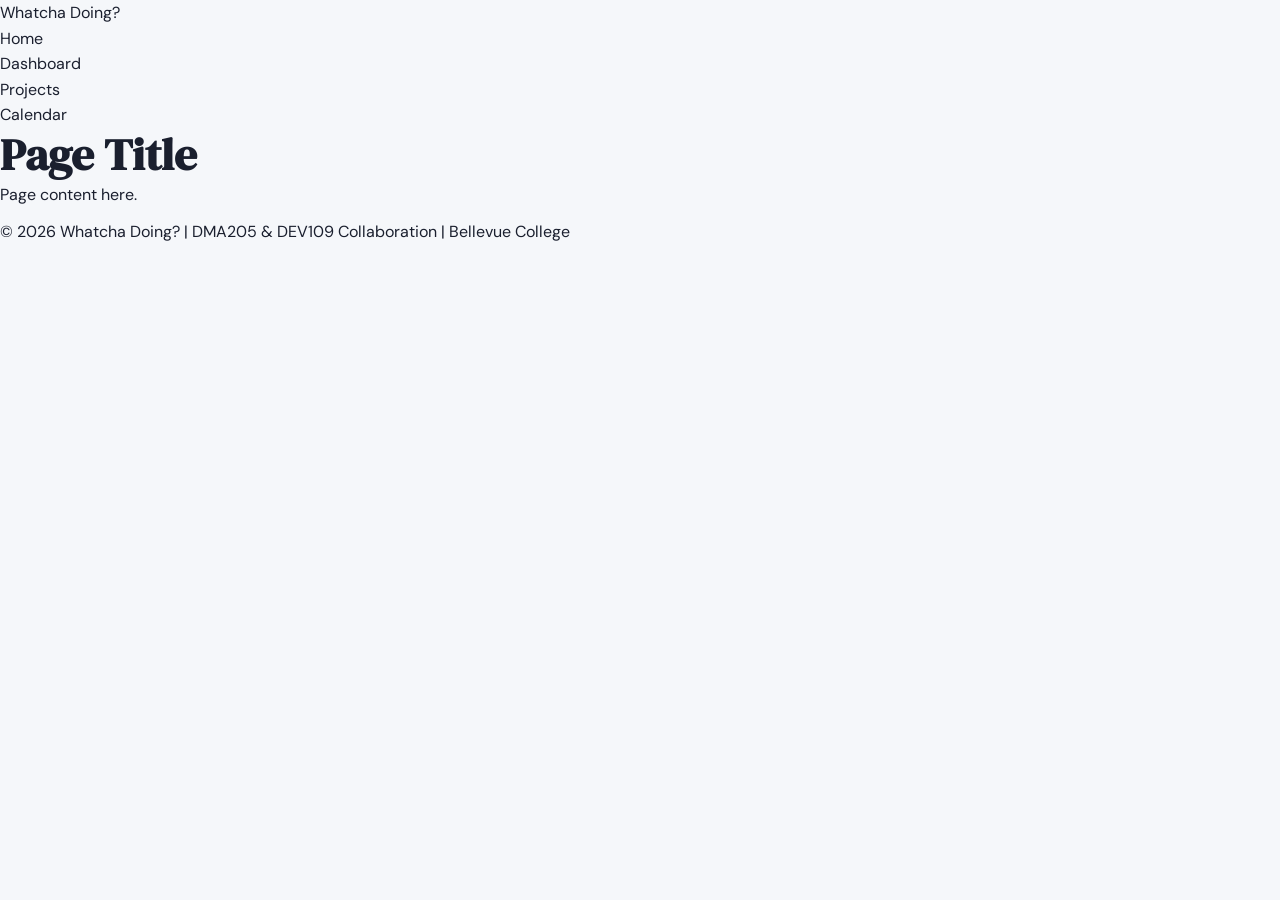
<file: template/page-template.html>
<!DOCTYPE html>
<html lang="en">
<head>
  <meta charset="UTF-8">
  <meta name="viewport" content="width=device-width, initial-scale=1.0">
  <meta http-equiv="X-UA-Compatible" content="IE=edge">
  <meta name="description" content="Page description here.">
  <meta name="keywords" content="keyword1, keyword2">
  <meta name="author" content="Meron Woldekiros | DEV109 Team 2">
  <meta name="robots" content="index, follow">
  <title>Page Title | Whatcha Doing?</title>
  <link rel="stylesheet" href="../css/styles.css">
</head>
<body>
  <header>
    <nav>
      <a href="../index.html" class="logo">Whatcha Doing?</a>
      <ul>
        <li><a href="../index.html">Home</a></li>
        <li><a href="../html/dashboard.html">Dashboard</a></li>
        <li><a href="../html/projects.html">Projects</a></li>
        <li><a href="../html/calendar.html">Calendar</a></li>
      </ul>
    </nav>
  </header>
  <main>
    <section>
      <h1>Page Title</h1>
      <p>Page content here.</p>
    </section>
  </main>
  <footer>
    <p>&copy; 2026 Whatcha Doing? | DMA205 &amp; DEV109 Collaboration | Bellevue College</p>
  </footer>
</body>
</html>
</file>
<file: css/styles.css>
/* Whatcha Doing — Styles */

@import url('https://fonts.googleapis.com/css2?family=DM+Serif+Display:ital@0;1&family=DM+Sans:ital,opsz,wght@0,9..40,400;0,9..40,500;0,9..40,600;1,9..40,400&display=swap');

:root {
  --accent: #4a7cf7;
  --color-accent: #4a7cf7;
  --color-accent-light: #eef2fe;
  --color-bg: #f5f7fa;
  --color-surface: #fff;
  --color-surface-raised: #f0f2f7;
  --color-text: #1a1f2e;
  --color-text-muted: #5a6480;
  --color-border: #dde1ea;
  --color-high: #e53935;
  --color-high-bg: #feeceb;
  --color-medium: #f59300;
  --color-medium-bg: #fef6e7;
  --color-low: #27a96c;
  --color-low-bg: #e8f7ee;
  --proj-blue: #4a7cf7;
  --proj-green: #27a96c;
  --proj-orange: #f07030;
  --font-display: 'DM Serif Display', Georgia, serif;
  --font-body: 'DM Sans', Arial, sans-serif;
}

/* reset */
*, *::before, *::after {
  box-sizing: border-box;
  margin: 0;
  padding: 0;
}

body {
  background-color: #f5f7fa;
  color: #1a1f2e;
  font-family: 'DM Sans', Arial, sans-serif;
  line-height: 1.6;
}

img {
  max-width: 100%;
  height: auto;
  display: block;
}

a {
  color: inherit;
  text-decoration: none;
}

ul {
  list-style: none;
}

/* typography */
h1, h2, h3 {
  font-family: 'DM Serif Display', Georgia, serif;
  line-height: 1.2;
}

h1 { font-size: clamp(1.8rem, 4vw, 2.8rem); }
h2 { font-size: clamp(1.4rem, 2.5vw, 2rem); }
h3 { font-size: 1.1rem; }

p { margin-bottom: 0.75rem; }

/* layout */
.container {
  max-width: 1140px;
  margin: 0 auto;
  padding: 0 24px;
}

/* nav */
.site-header {
  background-color: #fff;
  border-bottom: 1px solid #dde1ea;
  position: sticky;
  top: 0;
  z-index: 100;
}

.nav {
  display: flex;
  align-items: center;
  gap: 24px;
  max-width: 1140px;
  margin: 0 auto;
  padding: 14px 24px;
}

.nav-logo {
  font-family: 'DM Serif Display', Georgia, serif;
  font-size: 1.25rem;
  color: var(--accent);
  text-decoration: none;
  margin-right: auto;
}

.nav-links {
  display: flex;
  align-items: center;
  gap: 24px;
}

.nav-links a {
  font-size: 0.875rem;
  font-weight: 500;
  color: #5a6480;
  transition: color 0.15s;
}

.nav-links a:hover {
  color: var(--accent);
}

.nav-links a.active {
  color: var(--accent);
  font-weight: 600;
  border-bottom: 2px solid var(--accent);
}

/* buttons */
.btn {
  display: inline-flex;
  align-items: center;
  gap: 6px;
  padding: 0.6rem 1.25rem;
  border-radius: 8px;
  font-family: 'DM Sans', Arial, sans-serif;
  font-size: 0.875rem;
  font-weight: 600;
  cursor: pointer;
  border: none;
  text-decoration: none;
  transition: all 0.15s;
}

.btn-primary {
  background-color: var(--accent);
  color: #fff;
}

.btn-primary:hover {
  background-color: #3868e0;
  transform: translateY(-1px);
}

.btn-outline {
  background-color: transparent;
  color: var(--accent);
  border: 1.5px solid var(--accent);
}

.btn-outline:hover {
  background-color: #eef2fe;
}

.btn-ghost {
  background: transparent;
  color: #5a6480;
  border: 1px solid #dde1ea;
}

.btn-ghost:hover {
  background: #f0f2f7;
  color: #1a1f2e;
}

.btn:focus-visible {
  outline: 2px solid var(--accent);
  outline-offset: 2px;
}

/* priority badges */
.priority {
  display: inline-block;
  padding: 3px 9px;
  border-radius: 999px;
  font-size: 0.72rem;
  font-weight: 700;
  text-transform: uppercase;
}

.priority-high   { background: #feeceb; color: #e53935; }
.priority-medium { background: #fef6e7; color: #f59300; }
.priority-low    { background: #e8f7ee; color: #27a96c; }

/* task cards */
.task-card {
  background: #fff;
  border: 1px solid #dde1ea;
  border-radius: 8px;
  padding: 14px 18px;
  display: flex;
  align-items: flex-start;
  gap: 14px;
  transition: box-shadow 0.15s;
}

.task-card:hover {
  box-shadow: 0 4px 12px rgba(0,0,0,0.08);
}

.task-checkbox {
  width: 20px;
  height: 20px;
  border-radius: 4px;
  border: 2px solid #dde1ea;
  flex-shrink: 0;
  margin-top: 2px;
  cursor: pointer;
  accent-color: var(--accent);
}

.task-content { flex: 1; min-width: 0; }
.task-title   { font-weight: 600; font-size: 0.9rem; margin-bottom: 3px; }
.task-meta    { font-size: 0.78rem; color: #5a6480; display: flex; gap: 10px; flex-wrap: wrap; }
.task-actions { display: flex; gap: 6px; }

.task-actions button {
  width: 28px;
  height: 28px;
  border: none;
  background: transparent;
  color: #5a6480;
  border-radius: 4px;
  cursor: pointer;
  font-size: 0.9rem;
}

.task-actions button:hover {
  background: #f0f2f7;
  color: #1a1f2e;
}

/* project cards */
.project-card {
  background: #fff;
  border: 1px solid #dde1ea;
  border-radius: 14px;
  padding: 24px;
  border-left: 4px solid var(--accent);
  transition: box-shadow 0.2s;
}

.project-card:hover { box-shadow: 0 4px 12px rgba(0,0,0,0.08); }

.project-card-header {
  display: flex;
  align-items: flex-start;
  justify-content: space-between;
  margin-bottom: 12px;
  gap: 14px;
}

.project-card-title {
  font-family: 'DM Serif Display', Georgia, serif;
  font-size: 1.1rem;
}

/* progress bar */
.progress-bar {
  height: 6px;
  background: #dde1ea;
  border-radius: 999px;
  overflow: hidden;
  margin-bottom: 4px;
}

.progress-fill {
  height: 100%;
  border-radius: 999px;
  background: var(--accent);
}

.progress-label {
  font-size: 0.78rem;
  color: #5a6480;
  display: flex;
  justify-content: space-between;
}

/* sections */
.section {
  padding: 64px 0;
}

.section-label {
  font-size: 0.75rem;
  font-weight: 600;
  text-transform: uppercase;
  letter-spacing: 0.08em;
  color: var(--accent);
  margin-bottom: 4px;
}

.section-header {
  display: flex;
  align-items: baseline;
  justify-content: space-between;
  margin-bottom: 40px;
  gap: 24px;
  flex-wrap: wrap;
}

/* grids */
.two-col {
  display: grid;
  grid-template-columns: 1fr 1fr;
  gap: 24px;
}

.three-col {
  display: grid;
  grid-template-columns: repeat(3, 1fr);
  gap: 24px;
}

/* footer */
.site-footer {
  background-color: #1a1f2e;
  color: #8a90a8;
  padding: 40px 24px;
  margin-top: 64px;
}

.footer-inner {
  max-width: 1140px;
  margin: 0 auto;
  display: flex;
  justify-content: space-between;
  align-items: center;
  gap: 24px;
  flex-wrap: wrap;
}

.footer-brand {
  font-family: 'DM Serif Display', Georgia, serif;
  font-size: 1.1rem;
  color: #fff;
}

.footer-note {
  font-size: 0.8rem;
  color: #5a6080;
}

/* responsive */
@media (max-width: 1024px) {
  .three-col { grid-template-columns: repeat(2, 1fr); }
}

@media (max-width: 768px) {
  .nav-links { display: none; }
  .two-col   { grid-template-columns: 1fr; }
  .three-col { grid-template-columns: 1fr; }
}
</file>
